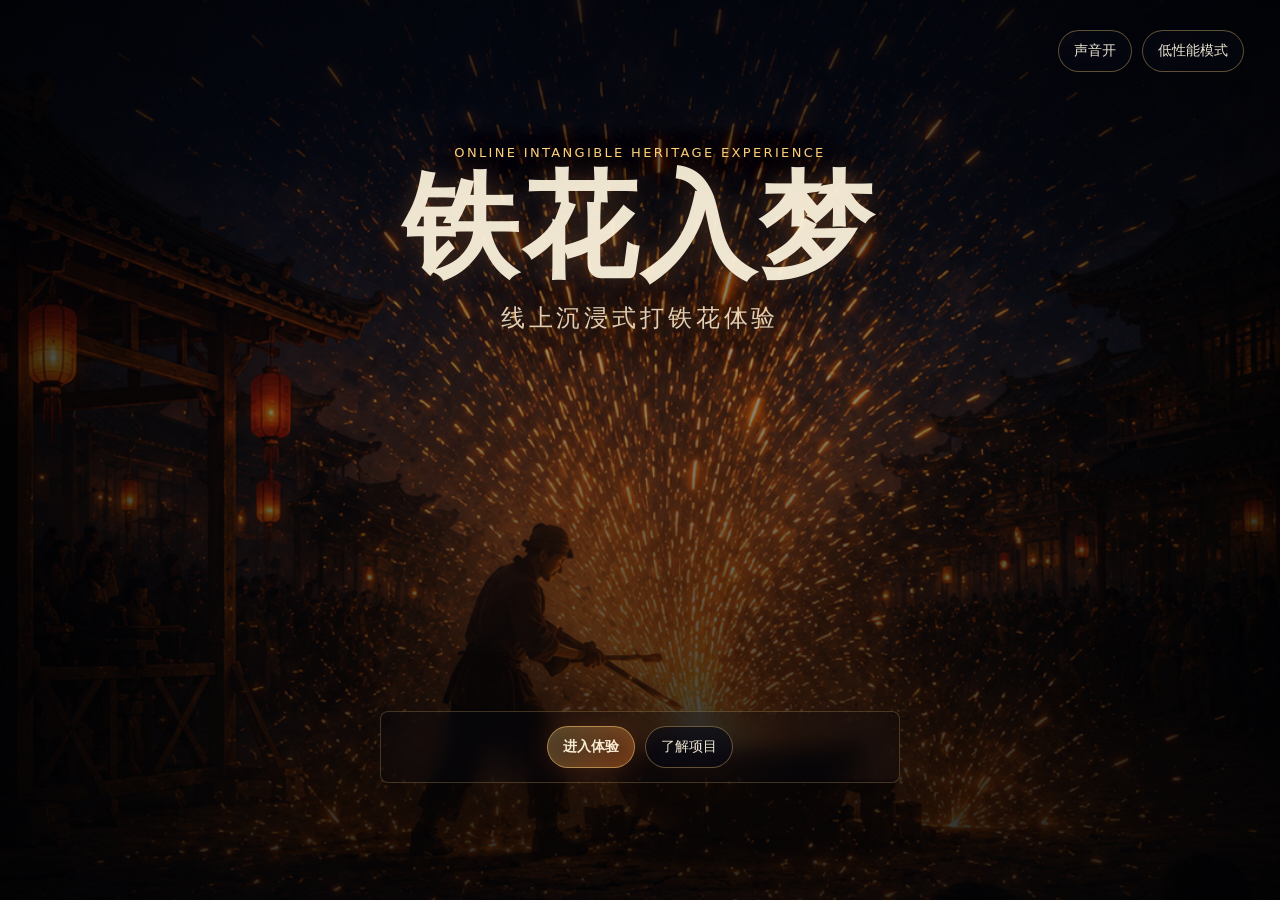
<file: index.html>
<!DOCTYPE html>
<html lang="zh-CN">
<head>
  <meta charset="UTF-8" />
  <meta name="viewport" content="width=device-width, initial-scale=1.0" />
  <title>铁花入梦｜线上沉浸式打铁花体验</title>
  <link rel="stylesheet" href="css/style.css" />
</head>
<body>
  <canvas id="scene" aria-hidden="true"></canvas>
  <div class="stars" aria-hidden="true"></div>

  <div class="stage" id="stage" aria-hidden="true">
    <div class="moon"></div>
    <div class="mountain"></div>
    <div class="shed"></div>
    <div class="lantern one"></div>
    <div class="lantern two"></div>
    <div class="flame"></div>
    <div class="furnace"></div>
    <div class="artisan" id="artisanActor">
      <div class="head"></div>
      <div class="body"></div>
      <div class="arm-left"></div>
      <div class="arm-right"></div>
      <div class="leg-left"></div>
      <div class="leg-right"></div>
    </div>
    <div class="ground"></div>
  </div>

  <div class="vignette" aria-hidden="true"></div>
  <div class="flash-layer" id="flashLayer" aria-hidden="true"></div>

  <main class="ui">
    <section class="home-screen active" id="homePanel" data-step="home" aria-label="主界面入口页">
      <div class="home-tools" aria-label="快捷功能">
        <button id="soundBtn" aria-pressed="true">声音开</button>
        <button id="homeLowBtn" aria-pressed="false">低性能模式</button>
      </div>

      <div class="home-copy">
        <p class="eyebrow">ONLINE INTANGIBLE HERITAGE EXPERIENCE</p>
        <h1>铁花入梦</h1>
        <p class="home-subtitle">线上沉浸式打铁花体验</p>
      </div>

      <div class="controls">
        <button class="primary" id="enterBtn">进入体验</button>
        <button id="aboutBtn">了解项目</button>
      </div>
    </section>

    <section class="show-hud" id="showPanel" data-step="show" aria-label="打铁花表演页">
      <button class="show-collapse-btn" id="showControlsCollapse" type="button" aria-controls="showPanel" aria-expanded="true">&#x6536;&#x8D77;</button>
      <div class="show-title">
        <span>体验页</span>
        <strong>打铁花表演中</strong>
      </div>
      <div class="show-actions">
        <button class="primary" id="strikeBtn">开打一板</button>
        <button id="fireworkStyleBtn" aria-live="polite">样式：基础喷洒</button>
        <button id="lookBtn">抬头视角</button>
        <button id="autoBtn">连续演示</button>
        <button id="showSoundBtn" aria-pressed="true">声音开</button>
        <button id="showHomeBtn">返回主界面</button>
        <button id="cultureBtn">前往解密页面</button>
      </div>
      <div class="meter" aria-label="火花强度"><i id="meterBar"></i></div>
    </section>

    <button class="show-hud-tab" id="showControlsOpen" type="button" aria-controls="showPanel" aria-expanded="false">&#x5C55;&#x5F00;&#x63A7;&#x5236;</button>

    <section class="culture-panel" id="culturePanel" data-step="culture" aria-label="文化解密页">
      <header class="decode-header">
        <div>
          <p class="eyebrow">CULTURE DECODE</p>
          <h2>打铁花解密</h2>
          <p class="decode-subtitle">一花一世界，一打一传承</p>
        </div>
        <div class="decode-actions">
          <button class="primary" id="backShowBtn">返回体验页</button>
          <button id="homeBtn">返回主界面</button>
        </div>
      </header>

      <div class="decode-layout">
        <nav class="decode-nav" aria-label="知识模块导航">
          <button class="active" data-decode="craft">匠人技艺</button>
          <button data-decode="danger">高温铁水与危险性</button>
          <button data-decode="festival">节庆祈福意义</button>
          <button data-decode="inheritance">非遗传承现状</button>
        </nav>

        <article class="decode-detail">
          <div class="decode-image decode-image-craft" id="decodeImage" data-fallback="匠人技艺图像" aria-hidden="true"></div>
          <div class="decode-text">
            <p class="eyebrow" id="decodeEyebrow">MODULE 01</p>
            <h3 id="decodeTitle">匠人技艺</h3>
            <p id="decodeText">
              打铁花不是简单的表演，而是依赖匠人长期训练形成的经验技艺。击打角度、力度、时机都会影响铁花的形态与安全性。
            </p>
          </div>
        </article>
      </div>

      <div class="process-strip" aria-label="打铁花流程">
        <article class="process-card process-melting">
          <span>01</span>
          <strong>熔铁</strong>
          <p>将铁料加热至高温，使其化为炽热铁水。</p>
        </article>
        <article class="process-card process-pouring">
          <span>02</span>
          <strong>舀铁</strong>
          <p>匠人用专用工具舀取铁水，准备击打。</p>
        </article>
        <article class="process-card process-striking">
          <span>03</span>
          <strong>击打</strong>
          <p>用力击打铁水，使其向空中飞散。</p>
        </article>
        <article class="process-card process-blooming">
          <span>04</span>
          <strong>成花</strong>
          <p>铁水在夜空中爆散，形成火树银花般的铁花。</p>
        </article>
      </div>
    </section>

    <aside class="status" id="statusPanel">
      <strong>原型提示</strong>
      <span>鼠标移动 / 手机触摸可改变视角。后续可接入陀螺仪、空间音频与震动反馈。</span>
    </aside>
  </main>

  <div class="look-hint" id="lookHint">请抬头看花棚，铁花会从前上方飞过</div>

  <section class="modal" id="modal" aria-modal="true" role="dialog" aria-labelledby="modalTitle">
    <button class="close" id="closeBtn" aria-label="关闭">×</button>
    <h2 id="modalTitle">文化讲解</h2>
    <p id="modalText">点击不同热点查看内容。</p>
  </section>

  <script src="js/main.js"></script>
</body>
</html>
</file>
<file: css/style.css>
:root {
  --gold: #ffd27a;
  --orange: #ff8a2a;
  --deep: #060812;
  --panel: rgba(8, 11, 24, 0.68);
  --panel-strong: rgba(8, 10, 22, 0.88);
  --line: rgba(255, 210, 122, 0.24);
  --text: rgba(255, 246, 225, 0.92);
  --muted: rgba(255, 232, 195, 0.68);
}

* {
  box-sizing: border-box;
}

html,
body {
  margin: 0;
  width: 100%;
  height: 100%;
  overflow: hidden;
  background: #050611;
  color: var(--text);
  font-family: "Microsoft YaHei", "PingFang SC", system-ui, -apple-system, BlinkMacSystemFont, sans-serif;
  user-select: none;
}

button,
textarea {
  font: inherit;
}

#scene {
  position: fixed;
  inset: 0;
  display: block;
  background:
    radial-gradient(circle at 50% 15%, rgba(64, 84, 150, 0.32), transparent 28%),
    radial-gradient(circle at 20% 80%, rgba(121, 42, 19, 0.28), transparent 34%),
    linear-gradient(180deg, #060716 0%, #0b1025 42%, #120b10 100%);
}

.vignette {
  position: fixed;
  inset: 0;
  z-index: 2;
  pointer-events: none;
  background:
    radial-gradient(circle at center, transparent 0%, transparent 42%, rgba(0, 0, 0, 0.42) 100%),
    linear-gradient(180deg, rgba(0, 0, 0, 0.05), rgba(0, 0, 0, 0.36));
}

.stars {
  position: fixed;
  inset: 0;
  z-index: 1;
  pointer-events: none;
  opacity: 0.88;
  background-image:
    radial-gradient(circle, rgba(255, 255, 255, 0.88) 1px, transparent 1.5px),
    radial-gradient(circle, rgba(255, 220, 160, 0.62) 1px, transparent 1.5px);
  background-size: 170px 170px, 260px 260px;
  background-position: 20px 40px, 90px 120px;
  animation: twinkle 5s ease-in-out infinite alternate;
}

@keyframes twinkle {
  from { opacity: 0.48; transform: translateY(0); }
  to { opacity: 0.85; transform: translateY(8px); }
}

.stage {
  position: fixed;
  inset: 0;
  z-index: 3;
  pointer-events: none;
  transform: translate3d(calc(var(--look-x, 0) * -12px), calc(var(--look-y, 0) * -18px), 0);
  transition: transform 0.25s ease-out;
}

.moon {
  position: absolute;
  right: 12vw;
  top: 9vh;
  width: 82px;
  height: 82px;
  border-radius: 50%;
  background: radial-gradient(circle at 36% 34%, #fff8d8, #f2c66b 58%, rgba(242, 198, 107, 0.18) 72%, transparent 74%);
  box-shadow: 0 0 45px rgba(255, 219, 136, 0.35);
  opacity: 0.78;
}

.mountain {
  position: absolute;
  left: -6vw;
  bottom: 15vh;
  width: 112vw;
  height: 32vh;
  background:
    linear-gradient(140deg, transparent 0 16%, rgba(8, 13, 27, 0.62) 16.2% 42%, transparent 42.3%),
    linear-gradient(34deg, transparent 0 24%, rgba(5, 11, 21, 0.75) 24.2% 52%, transparent 52.3%),
    linear-gradient(155deg, transparent 0 42%, rgba(10, 16, 30, 0.7) 42.2% 76%, transparent 76.3%);
  filter: blur(0.3px);
  opacity: 0.68;
}

.ground {
  position: absolute;
  left: -5vw;
  right: -5vw;
  bottom: -10vh;
  height: 32vh;
  background:
    radial-gradient(ellipse at 50% 10%, rgba(255, 114, 38, 0.22), transparent 42%),
    linear-gradient(180deg, rgba(39, 17, 13, 0.05), #120806 72%);
  border-top: 1px solid rgba(255, 174, 91, 0.13);
}

.shed {
  position: absolute;
  left: 50%;
  top: 42%;
  width: 680px;
  height: 250px;
  transform: translate(-50%, -50%);
  opacity: 0.9;
  filter: drop-shadow(0 0 16px rgba(255, 144, 57, 0.18));
}

.shed::before {
  content: "";
  position: absolute;
  left: -26px;
  right: -26px;
  top: 8px;
  height: 110px;
  border-radius: 24px 24px 6px 6px;
  background:
    linear-gradient(162deg, transparent 0 13%, rgba(103, 48, 22, 0.58) 13.4% 15.2%, rgba(255, 199, 119, 0.5) 15.4% 16.4%, transparent 16.8%),
    linear-gradient(18deg, transparent 0 13%, rgba(103, 48, 22, 0.58) 13.4% 15.2%, rgba(255, 199, 119, 0.5) 15.4% 16.4%, transparent 16.8%),
    linear-gradient(180deg, transparent 0 31px, rgba(255, 208, 133, 0.72) 31px 41px, rgba(86, 39, 19, 0.48) 41px 46px, transparent 47px 71px, rgba(255, 193, 104, 0.38) 71px 78px, transparent 79px),
    repeating-linear-gradient(90deg, transparent 0 80px, rgba(255, 199, 119, 0.28) 80px 86px, rgba(75, 34, 18, 0.34) 86px 91px, transparent 91px 160px);
  box-shadow:
    inset 0 1px 0 rgba(255, 235, 180, 0.28),
    0 58px 0 rgba(255, 181, 91, 0.16),
    0 116px 0 rgba(255, 181, 91, 0.08);
}

.shed::after {
  content: "";
  position: absolute;
  left: 18px;
  right: 18px;
  top: 58px;
  bottom: 0;
  background:
    linear-gradient(112deg, transparent 0 20%, rgba(255, 195, 111, 0.24) 20.3% 21.3%, transparent 21.6% 78%, rgba(255, 195, 111, 0.24) 78.3% 79.3%, transparent 79.6%),
    linear-gradient(68deg, transparent 0 22%, rgba(255, 195, 111, 0.18) 22.3% 23.2%, transparent 23.5% 76%, rgba(255, 195, 111, 0.18) 76.3% 77.2%, transparent 77.5%),
    linear-gradient(180deg, transparent 0 20px, rgba(255, 215, 142, 0.48) 20px 29px, transparent 30px 78px, rgba(255, 190, 99, 0.22) 78px 85px, transparent 86px),
    linear-gradient(90deg, transparent 0 5%, rgba(101, 47, 24, 0.64) 5.2% 6.8%, rgba(255, 208, 133, 0.28) 6.9% 7.5%, transparent 7.8% 28%, rgba(93, 43, 23, 0.56) 28.2% 29.4%, transparent 29.8% 49%, rgba(119, 55, 24, 0.68) 49.2% 51%, rgba(255, 209, 136, 0.23) 51.2% 51.7%, transparent 52% 71%, rgba(93, 43, 23, 0.56) 71.2% 72.4%, transparent 72.8% 93%, rgba(101, 47, 24, 0.64) 93.2% 94.8%, transparent 95%);
  filter: drop-shadow(0 0 12px rgba(255, 155, 63, 0.25));
}

.artisan {
  position: absolute;
  left: calc(50% - 245px);
  bottom: 12.7vh;
  width: 260px;
  height: 162px;
  filter: drop-shadow(0 0 22px rgba(255, 118, 36, 0.34));
  opacity: 0.92;
  transform-origin: 78px 150px;
}

.artisan::before {
  content: "";
  position: absolute;
  left: 70px;
  top: 63px;
  width: 205px;
  height: 6px;
  border-radius: 999px;
  background: linear-gradient(90deg, #130704 0 72%, #6f2d12 88%, #ffc66f 100%);
  box-shadow: 0 0 14px rgba(255, 139, 42, 0.34);
  transform: rotate(22deg);
  transform-origin: left center;
}

.artisan::after {
  content: "";
  position: absolute;
  left: 230px;
  top: 128px;
  width: 34px;
  height: 16px;
  border-radius: 50%;
  background: radial-gradient(circle, rgba(255, 244, 174, 0.9), rgba(255, 129, 32, 0.62) 48%, rgba(255, 84, 21, 0.08) 72%, transparent 74%);
  filter: blur(0.4px);
  transform: rotate(20deg);
}

.artisan .head {
  position: absolute;
  top: 6px;
  left: 56px;
  width: 24px;
  height: 27px;
  border-radius: 48% 52% 44% 46%;
  background: #100a08;
  transform: rotate(14deg);
}

.artisan .body {
  position: absolute;
  top: 31px;
  left: 52px;
  width: 42px;
  height: 68px;
  border-radius: 18px 22px 12px 14px;
  background: linear-gradient(180deg, #1a0d08, #070503);
  clip-path: polygon(32% 0, 73% 6%, 100% 80%, 66% 100%, 18% 91%, 0 24%);
  transform: rotate(14deg);
  transform-origin: 48% 86%;
}

.artisan .arm-left,
.artisan .arm-right {
  position: absolute;
  height: 10px;
  background: #0b0604;
  border-radius: 999px;
}

.artisan .arm-left {
  top: 59px;
  left: 52px;
  width: 70px;
  transform-origin: left center;
  transform: rotate(22deg);
}

.artisan .arm-left::after,
.artisan .arm-right::after {
  content: "";
  position: absolute;
  right: -4px;
  top: 1px;
  width: 9px;
  height: 9px;
  border-radius: 50%;
  background: #080403;
  box-shadow: 0 0 7px rgba(255, 119, 36, 0.22);
}

.artisan .arm-right {
  top: 64px;
  left: 96px;
  width: 66px;
  transform-origin: left center;
  transform: rotate(27deg);
}

.artisan .arm-right::after {
  left: auto;
  right: -4px;
}

.artisan .leg-left,
.artisan .leg-right {
  position: absolute;
  top: 93px;
  width: 13px;
  height: 66px;
  background: #090503;
  border-radius: 9px;
  transform-origin: top center;
}

.artisan .leg-left { left: 47px; transform: rotate(25deg); }
.artisan .leg-right { left: 94px; transform: rotate(-23deg); }

.artisan .leg-left::after,
.artisan .leg-right::after {
  content: "";
  position: absolute;
  bottom: -3px;
  width: 26px;
  height: 9px;
  border-radius: 999px;
  background: #070302;
}

.artisan .leg-left::after {
  right: -2px;
  transform: rotate(-11deg);
}

.artisan .leg-right::after {
  left: -2px;
  transform: rotate(13deg);
}

.artisan.actor-striking {
  animation: actorStrike 1.25s cubic-bezier(0.2, 0.8, 0.18, 1) both;
}

.artisan.actor-striking::before {
  animation: toolStrike 1.25s cubic-bezier(0.2, 0.8, 0.18, 1) both;
}

.artisan.actor-striking::after {
  animation: impactGlow 1.25s ease both;
}

.artisan.actor-striking .head {
  animation: headStrike 1.25s cubic-bezier(0.2, 0.8, 0.18, 1) both;
}

.artisan.actor-striking .body {
  animation: bodyStrike 1.25s cubic-bezier(0.2, 0.8, 0.18, 1) both;
}

.artisan.actor-striking .arm-left {
  animation: leadArmStrike 1.25s cubic-bezier(0.2, 0.8, 0.18, 1) both;
}

.artisan.actor-striking .arm-right {
  animation: rearArmStrike 1.25s cubic-bezier(0.2, 0.8, 0.18, 1) both;
}

.artisan.actor-striking .leg-left {
  animation: frontLegBrace 1.25s cubic-bezier(0.2, 0.8, 0.18, 1) both;
}

.artisan.actor-striking .leg-right {
  animation: rearLegDrive 1.25s cubic-bezier(0.2, 0.8, 0.18, 1) both;
}

@keyframes actorStrike {
  0%, 100% { transform: translate(0, 0) rotate(0deg); }
  14% { transform: translate(-8px, 2px) rotate(-2deg); }
  34% { transform: translate(-16px, 0) rotate(-4deg); }
  52% { transform: translate(12px, 3px) rotate(4deg); }
  60% { transform: translate(17px, 4px) rotate(5deg); }
  78% { transform: translate(5px, 2px) rotate(1deg); }
}

@keyframes toolStrike {
  0%, 100% { transform: rotate(22deg); }
  14% { transform: translate(-8px, -2px) rotate(4deg); }
  34% { transform: translate(-22px, -24px) rotate(-50deg); }
  44% { transform: translate(-14px, -21px) rotate(-35deg); }
  56% { transform: translate(15px, 9px) rotate(27deg); }
  62% { transform: translate(19px, 12px) rotate(30deg); }
  80% { transform: translate(6px, 5px) rotate(24deg); }
}

@keyframes impactGlow {
  0%, 47%, 100% {
    opacity: 0.62;
    transform: rotate(20deg) scale(1);
  }
  56%, 64% {
    opacity: 1;
    transform: translate(8px, 7px) rotate(24deg) scale(1.32, 1.08);
  }
  78% {
    opacity: 0.72;
    transform: translate(2px, 3px) rotate(22deg) scale(1.08);
  }
}

@keyframes headStrike {
  0%, 100% { transform: rotate(14deg); }
  14% { transform: translate(-3px, 1px) rotate(7deg); }
  34% { transform: translate(-6px, -2px) rotate(-8deg); }
  56%, 64% { transform: translate(8px, 4px) rotate(28deg); }
  80% { transform: translate(2px, 1px) rotate(18deg); }
}

@keyframes bodyStrike {
  0%, 100% { transform: rotate(14deg); }
  14% { transform: translate(-4px, 1px) rotate(5deg); }
  34% { transform: translate(-8px, -1px) rotate(-8deg); }
  52% { transform: translate(9px, 3px) rotate(28deg); }
  62% { transform: translate(12px, 5px) rotate(34deg); }
  82% { transform: translate(3px, 2px) rotate(18deg); }
}

@keyframes leadArmStrike {
  0%, 100% {
    top: 59px;
    left: 52px;
    width: 70px;
    transform: rotate(22deg);
  }
  18% {
    top: 56px;
    left: 45px;
    width: 72px;
    transform: rotate(0deg);
  }
  36% {
    top: 45px;
    left: 40px;
    width: 76px;
    transform: rotate(-38deg);
  }
  56%, 64% {
    top: 62px;
    left: 64px;
    width: 79px;
    transform: rotate(29deg);
  }
  82% {
    top: 60px;
    left: 56px;
    width: 72px;
    transform: rotate(24deg);
  }
}

@keyframes rearArmStrike {
  0%, 100% {
    top: 64px;
    left: 96px;
    width: 66px;
    transform: rotate(27deg);
  }
  18% {
    top: 58px;
    left: 82px;
    width: 68px;
    transform: rotate(2deg);
  }
  36% {
    top: 44px;
    left: 70px;
    width: 74px;
    transform: rotate(-42deg);
  }
  56%, 64% {
    top: 68px;
    left: 112px;
    width: 76px;
    transform: rotate(31deg);
  }
  82% {
    top: 65px;
    left: 100px;
    width: 68px;
    transform: rotate(28deg);
  }
}

@keyframes frontLegBrace {
  0%, 100% { transform: rotate(25deg); }
  16% { transform: rotate(18deg); }
  36% { transform: translate(-4px, 0) rotate(13deg); }
  56%, 68% { transform: translate(4px, 0) rotate(32deg); }
  84% { transform: rotate(26deg); }
}

@keyframes rearLegDrive {
  0%, 100% { transform: rotate(-23deg); }
  16% { transform: translate(-5px, 0) rotate(-31deg); }
  36% { transform: translate(-8px, 1px) rotate(-39deg); }
  56%, 68% { transform: translate(6px, 0) rotate(-18deg); }
  84% { transform: rotate(-22deg); }
}

.furnace {
  position: absolute;
  left: 50%;
  bottom: 11vh;
  width: 128px;
  height: 64px;
  transform: translateX(-50%);
  border-radius: 50% 50% 18px 18px;
  background:
    radial-gradient(circle at 50% 22%, rgba(255, 245, 190, 0.9), rgba(255, 132, 40, 0.7) 32%, transparent 62%),
    linear-gradient(180deg, #32150e, #150807);
  box-shadow:
    0 0 42px rgba(255, 117, 35, 0.62),
    0 0 100px rgba(255, 76, 18, 0.28);
}

.flame {
  position: absolute;
  left: 50%;
  bottom: 15.5vh;
  width: 70px;
  height: 100px;
  transform: translateX(-50%);
  border-radius: 50% 50% 40% 40%;
  background: radial-gradient(circle at 50% 60%, rgba(255, 250, 187, 0.95), rgba(255, 171, 54, 0.62) 38%, rgba(255, 78, 25, 0.16) 65%, transparent 72%);
  filter: blur(1px);
  animation: flame 0.16s infinite alternate ease-in-out;
  opacity: 0.84;
}

@keyframes flame {
  from { transform: translateX(-50%) scale(0.92, 0.96) skewX(-3deg); }
  to { transform: translateX(-50%) scale(1.08, 1.03) skewX(4deg); }
}

.lantern {
  position: absolute;
  width: 38px;
  height: 54px;
  border-radius: 18px 18px 22px 22px;
  background: linear-gradient(90deg, rgba(91, 20, 12, 0.75), rgba(255, 148, 58, 0.75), rgba(85, 18, 10, 0.8));
  box-shadow: 0 0 24px rgba(255, 128, 48, 0.28);
  opacity: 0.78;
  animation: swing 2.8s ease-in-out infinite alternate;
}

.lantern::before {
  content: "";
  position: absolute;
  left: 18px;
  top: -86px;
  width: 1px;
  height: 86px;
  background: rgba(255, 210, 122, 0.32);
}

.lantern::after {
  content: "";
  position: absolute;
  left: 16px;
  bottom: -18px;
  width: 6px;
  height: 20px;
  border-radius: 0 0 999px 999px;
  background: linear-gradient(180deg, rgba(255, 198, 91, 0.82), rgba(146, 37, 19, 0.82));
  box-shadow:
    -7px -4px 0 -2px rgba(255, 198, 91, 0.4),
    7px -4px 0 -2px rgba(255, 198, 91, 0.4);
}

.lantern.one { left: calc(50% - 318px); top: 40vh; }
.lantern.two { right: auto; left: calc(50% + 280px); top: 41.5vh; animation-delay: -1.5s; }

@keyframes swing {
  from { transform: rotate(-3deg); }
  to { transform: rotate(4deg); }
}

.ui {
  position: fixed;
  inset: 0;
  z-index: 10;
  pointer-events: none;
}

.home-screen,
.panel,
.show-hud,
.show-hud-tab,
.culture-panel,
.status {
  pointer-events: auto;
}

.home-screen {
  position: fixed;
  inset: 0;
  display: grid;
  align-content: start;
  justify-items: center;
  padding: clamp(22px, 4vw, 46px);
  background:
    linear-gradient(180deg, rgba(2, 4, 12, 0.84) 0%, rgba(5, 7, 16, 0.42) 38%, rgba(4, 5, 10, 0.72) 100%),
    radial-gradient(circle at 50% 58%, rgba(255, 121, 32, 0.18), transparent 38%),
    url("../assets/images/main_ui.png") center center / cover no-repeat;
  opacity: 0;
  pointer-events: none;
  transform: scale(1.01);
  transition: opacity 0.3s ease, transform 0.3s ease;
}

.home-screen::after {
  content: "";
  position: absolute;
  inset: 0;
  pointer-events: none;
  background:
    linear-gradient(90deg, rgba(0, 0, 0, 0.34), transparent 22%, transparent 74%, rgba(0, 0, 0, 0.34)),
    radial-gradient(circle at 50% 22%, transparent 0 22%, rgba(0, 0, 0, 0.38) 78%);
}

.home-screen.active {
  opacity: 1;
  pointer-events: auto;
  transform: scale(1);
}

.home-tools {
  position: absolute;
  right: clamp(16px, 3vw, 36px);
  top: clamp(14px, 3vw, 30px);
  z-index: 1;
  display: flex;
  gap: 10px;
}

.home-copy {
  position: relative;
  z-index: 1;
  width: min(680px, 100%);
  margin-top: clamp(46px, 11vh, 112px);
  text-align: center;
  text-shadow: 0 0 28px rgba(255, 132, 40, 0.35), 0 8px 36px rgba(0, 0, 0, 0.72);
}

.home-copy h1 {
  font-size: clamp(48px, 9vw, 116px);
}

.home-subtitle {
  margin: 14px 0 0;
  color: rgba(255, 238, 206, 0.86);
  font-size: clamp(17px, 2vw, 24px);
  line-height: 1.55;
  letter-spacing: 0.16em;
}

.home-screen .controls {
  position: absolute;
  left: 50%;
  bottom: clamp(58px, 13vh, 132px);
  z-index: 1;
  justify-content: center;
  transform: translateX(-50%);
  width: min(520px, calc(100vw - 36px));
  padding: 14px;
  border: 1px solid rgba(255, 210, 122, 0.22);
  border-radius: 8px;
  background: rgba(5, 7, 16, 0.36);
  backdrop-filter: blur(10px);
  box-shadow: 0 24px 80px rgba(0, 0, 0, 0.32);
}

.panel {
  position: absolute;
  left: 28px;
  top: 24px;
  width: min(450px, calc(100vw - 56px));
  padding: 20px 22px;
  border: 1px solid var(--line);
  border-radius: 8px;
  background: linear-gradient(135deg, rgba(11, 14, 30, 0.76), rgba(27, 12, 10, 0.42));
  backdrop-filter: blur(12px);
  box-shadow: 0 18px 60px rgba(0, 0, 0, 0.28);
  opacity: 0;
  transform: translateY(-8px);
  pointer-events: none;
  transition: opacity 0.24s ease, transform 0.24s ease;
}

.panel.active,
.show-hud.active,
.culture-panel.active {
  opacity: 1;
  transform: translateY(0);
  pointer-events: auto;
}

.eyebrow {
  margin: 0 0 8px;
  font-size: 13px;
  letter-spacing: 0.18em;
  color: var(--gold);
}

h1,
h2 {
  margin: 0;
  letter-spacing: 0.03em;
  text-shadow: 0 0 24px rgba(255, 147, 58, 0.22);
}

h1 {
  font-size: clamp(36px, 5vw, 62px);
  line-height: 1.02;
  font-weight: 800;
}

h2 {
  font-size: clamp(25px, 3vw, 36px);
  line-height: 1.18;
}

.subtitle,
.panel p,
.culture-header p {
  color: var(--muted);
  font-size: 15px;
  line-height: 1.75;
}

.controls,
.show-actions {
  display: flex;
  flex-wrap: wrap;
  gap: 10px;
  margin-top: 18px;
}

button {
  appearance: none;
  min-height: 42px;
  border: 1px solid rgba(255, 210, 122, 0.36);
  border-radius: 999px;
  padding: 10px 15px;
  background: rgba(8, 10, 22, 0.54);
  color: var(--text);
  font-size: 14px;
  cursor: pointer;
  backdrop-filter: blur(8px);
  transition: transform 0.16s ease, background 0.16s ease, box-shadow 0.16s ease;
}

button:hover,
button:focus-visible {
  transform: translateY(-1px);
  background: rgba(255, 210, 122, 0.18);
  box-shadow: 0 0 22px rgba(255, 160, 56, 0.18);
  outline: none;
}

button:disabled {
  cursor: default;
  opacity: 0.62;
  transform: none;
  box-shadow: none;
}

button.primary {
  background: linear-gradient(135deg, rgba(255, 211, 122, 0.26), rgba(255, 118, 35, 0.38));
  color: rgba(255, 244, 220, 0.96);
  border-color: rgba(255, 210, 122, 0.52);
  font-weight: 700;
  box-shadow: inset 0 0 18px rgba(255, 210, 122, 0.1), 0 0 28px rgba(255, 118, 35, 0.18);
}

#fireworkStyleBtn {
  border-color: rgba(255, 174, 91, 0.48);
  color: rgba(255, 226, 176, 0.96);
  background: rgba(36, 16, 10, 0.52);
  font-weight: 700;
}

.show-hud {
  position: absolute;
  left: 50%;
  bottom: 24px;
  width: min(760px, calc(100vw - 48px));
  padding: 16px;
  border: 1px solid rgba(255, 210, 122, 0.2);
  border-radius: 8px;
  background: var(--panel);
  backdrop-filter: blur(10px);
  box-shadow: 0 18px 50px rgba(0, 0, 0, 0.22);
  opacity: 0;
  transform: translate(-50%, 16px);
  pointer-events: none;
  transition: opacity 0.32s ease, transform 0.32s ease;
}

.show-hud.active {
  transform: translate(-50%, 0);
}

.show-hud.active.is-collapsed {
  opacity: 0;
  transform: translate(-50%, calc(100% + 42px));
  pointer-events: none;
}

.show-collapse-btn {
  position: absolute;
  right: 14px;
  top: 12px;
  z-index: 2;
  min-height: 34px;
  padding: 7px 13px;
  border-color: rgba(255, 210, 122, 0.42);
  background: rgba(8, 10, 22, 0.68);
  color: rgba(255, 226, 170, 0.92);
  font-size: 13px;
  box-shadow: 0 0 18px rgba(255, 128, 48, 0.12);
}

.show-hud-tab {
  position: absolute;
  left: 50%;
  bottom: 18px;
  z-index: 12;
  min-height: 44px;
  padding: 10px 18px;
  border-color: rgba(255, 210, 122, 0.48);
  background: linear-gradient(135deg, rgba(8, 10, 22, 0.78), rgba(48, 19, 10, 0.72));
  color: rgba(255, 235, 198, 0.96);
  box-shadow: 0 12px 36px rgba(0, 0, 0, 0.34), 0 0 22px rgba(255, 128, 48, 0.16);
  opacity: 0;
  transform: translate(-50%, 18px);
  pointer-events: none;
  transition: opacity 0.28s ease, transform 0.28s ease, background 0.16s ease, box-shadow 0.16s ease;
}

body.step-show.show-controls-collapsed .show-hud-tab {
  opacity: 1;
  transform: translate(-50%, 0);
  pointer-events: auto;
}

body.step-show.show-controls-collapsed .ui::before,
body.step-show.show-controls-collapsed .ui::after {
  content: "";
  position: fixed;
  left: 50%;
  bottom: 9px;
  height: 3px;
  border-radius: 999px;
  transform: translateX(-50%);
  pointer-events: none;
}

body.step-show.show-controls-collapsed .ui::before {
  width: min(360px, calc(100vw - 64px));
  background: rgba(255, 255, 255, 0.08);
}

body.step-show.show-controls-collapsed .ui::after {
  width: min(360px, calc(100vw - 64px));
  background: linear-gradient(90deg, var(--gold), var(--orange));
  box-shadow: 0 0 18px rgba(255, 140, 42, 0.52);
  clip-path: inset(0 calc(100% - var(--spark-level, 18%)) 0 0);
}

.show-title {
  display: flex;
  align-items: baseline;
  gap: 10px;
  padding-right: 92px;
}

.show-title span {
  color: var(--gold);
  font-size: 12px;
  letter-spacing: 0.18em;
}

.show-title strong {
  font-size: 18px;
}

.meter {
  height: 8px;
  border-radius: 999px;
  margin-top: 14px;
  background: rgba(255, 255, 255, 0.1);
  overflow: hidden;
}

.meter i {
  display: block;
  height: 100%;
  width: var(--spark-level, 18%);
  border-radius: inherit;
  background: linear-gradient(90deg, var(--gold), var(--orange));
  box-shadow: 0 0 18px rgba(255, 140, 42, 0.5);
  transition: width 0.2s ease;
}

.culture-panel {
  position: fixed;
  inset: 0;
  width: 100%;
  height: 100%;
  overflow: auto;
  padding: clamp(18px, 3vw, 34px);
  border: 0;
  border-radius: 0;
  background:
    radial-gradient(circle at 72% 24%, rgba(255, 126, 35, 0.16), transparent 32%),
    radial-gradient(circle at 18% 88%, rgba(255, 210, 122, 0.08), transparent 28%),
    linear-gradient(180deg, rgba(5, 7, 18, 0.96), rgba(13, 8, 10, 0.98));
  backdrop-filter: none;
  box-shadow: none;
  opacity: 0;
  transform: translateY(8px);
  pointer-events: none;
  transition: opacity 0.24s ease, transform 0.24s ease;
}

.decode-header {
  display: flex;
  align-items: end;
  justify-content: space-between;
  gap: 18px;
  max-width: 1180px;
  margin: 0 auto 18px;
}

.decode-header h2 {
  font-size: clamp(30px, 5vw, 56px);
}

.decode-subtitle {
  margin: 8px 0 0;
  color: rgba(255, 232, 195, 0.72);
  font-size: clamp(15px, 1.7vw, 19px);
  letter-spacing: 0.16em;
}

.decode-actions {
  display: flex;
  flex-wrap: wrap;
  justify-content: flex-end;
  gap: 10px;
}

.decode-layout {
  display: grid;
  grid-template-columns: 230px minmax(0, 1fr);
  gap: 18px;
  max-width: 1180px;
  margin: 0 auto;
}

.decode-nav {
  display: grid;
  align-content: start;
  gap: 10px;
  padding: 14px;
  border: 1px solid rgba(255, 210, 122, 0.18);
  border-radius: 8px;
  background: rgba(5, 7, 16, 0.58);
  backdrop-filter: blur(12px);
}

.decode-nav button {
  width: 100%;
  min-height: 52px;
  border-radius: 8px;
  text-align: left;
}

.decode-nav button.active {
  background: linear-gradient(135deg, rgba(255, 211, 122, 0.22), rgba(255, 118, 35, 0.24));
  border-color: rgba(255, 210, 122, 0.48);
  color: rgba(255, 246, 225, 0.98);
  box-shadow: inset 0 0 22px rgba(255, 180, 74, 0.12), 0 0 24px rgba(255, 118, 35, 0.14);
}

.decode-detail {
  display: grid;
  grid-template-columns: minmax(0, 1.16fr) minmax(320px, 0.84fr);
  min-height: 430px;
  overflow: hidden;
  border: 1px solid rgba(255, 210, 122, 0.2);
  border-radius: 8px;
  background: rgba(8, 11, 24, 0.62);
  backdrop-filter: blur(12px);
  box-shadow: 0 28px 90px rgba(0, 0, 0, 0.34);
}

.decode-image,
.process-card::before {
  background-color: rgba(30, 18, 14, 0.86);
  background-position: center;
  background-size: cover;
}

.decode-image {
  position: relative;
  min-height: 430px;
  border-right: 1px solid rgba(255, 210, 122, 0.14);
  box-shadow: inset 0 0 90px rgba(0, 0, 0, 0.28);
}

.decode-image::after {
  content: attr(data-fallback);
  position: absolute;
  left: 16px;
  bottom: 16px;
  max-width: calc(100% - 32px);
  padding: 7px 10px;
  border: 1px solid rgba(255, 210, 122, 0.22);
  border-radius: 999px;
  background: rgba(5, 7, 16, 0.58);
  color: rgba(255, 238, 205, 0.78);
  font-size: 12px;
  letter-spacing: 0.08em;
  backdrop-filter: blur(8px);
}

.decode-image-craft {
  background-image:
    linear-gradient(135deg, rgba(255, 210, 122, 0.22), rgba(5, 7, 18, 0.42)),
    url("../assets/images/decode_craft.png");
}

.decode-image-danger {
  background-image:
    linear-gradient(135deg, rgba(255, 94, 26, 0.24), rgba(5, 7, 18, 0.46)),
    url("../assets/images/decode_danger.png");
}

.decode-image-festival {
  background-image:
    linear-gradient(135deg, rgba(255, 190, 86, 0.23), rgba(5, 7, 18, 0.44)),
    url("../assets/images/decode_festival.png");
}

.decode-image-inheritance {
  background-image:
    linear-gradient(135deg, rgba(255, 210, 122, 0.16), rgba(40, 48, 75, 0.28), rgba(5, 7, 18, 0.54)),
    url("../assets/images/decode_inheritance.png");
}

.decode-text {
  display: grid;
  align-content: center;
  padding: clamp(22px, 4vw, 44px);
}

.decode-text h3 {
  margin: 0;
  color: var(--gold);
  font-size: clamp(28px, 4vw, 46px);
  line-height: 1.14;
}

.decode-text p:last-child {
  margin: 16px 0 0;
  color: var(--muted);
  font-size: 16px;
  line-height: 1.9;
}

.process-strip {
  display: grid;
  grid-template-columns: repeat(4, minmax(0, 1fr));
  gap: 14px;
  max-width: 1180px;
  margin: 18px auto 0;
}

.process-card {
  position: relative;
  min-height: 184px;
  overflow: hidden;
  padding: 16px;
  border: 1px solid rgba(255, 210, 122, 0.18);
  border-radius: 8px;
  background: rgba(8, 11, 24, 0.66);
  backdrop-filter: blur(10px);
}

.process-card::before {
  content: "";
  position: absolute;
  inset: 0;
  z-index: -1;
  opacity: 0.44;
  filter: saturate(1.05);
}

.process-card::after {
  content: "";
  position: absolute;
  inset: 0;
  z-index: -1;
  background: linear-gradient(180deg, rgba(5, 7, 18, 0.18), rgba(5, 7, 18, 0.88));
}

.process-card span {
  color: var(--gold);
  font-size: 12px;
  letter-spacing: 0.18em;
}

.process-card strong {
  display: block;
  margin-top: 56px;
  color: rgba(255, 246, 225, 0.96);
  font-size: 20px;
}

.process-card p {
  margin: 8px 0 0;
  color: var(--muted);
  font-size: 13px;
  line-height: 1.55;
}

.process-melting::before {
  background-image:
    linear-gradient(135deg, rgba(255, 118, 35, 0.28), rgba(5, 7, 18, 0.58)),
    url("../assets/images/process_melting.png");
}

.process-pouring::before {
  background-image:
    linear-gradient(135deg, rgba(255, 174, 70, 0.26), rgba(5, 7, 18, 0.58)),
    url("../assets/images/process_pouring.png");
}

.process-striking::before {
  background-image:
    linear-gradient(135deg, rgba(255, 210, 122, 0.24), rgba(5, 7, 18, 0.58)),
    url("../assets/images/process_striking.png");
}

.process-blooming::before {
  background-image:
    linear-gradient(135deg, rgba(255, 132, 40, 0.3), rgba(5, 7, 18, 0.54)),
    url("../assets/images/process_blooming.png");
}

.status {
  position: absolute;
  right: 24px;
  top: 24px;
  width: 280px;
  padding: 16px 18px;
  border-radius: 8px;
  border: 1px solid rgba(255, 210, 122, 0.18);
  background: rgba(7, 10, 23, 0.58);
  backdrop-filter: blur(10px);
  pointer-events: none;
  color: var(--muted);
  font-size: 13px;
  line-height: 1.7;
}

.status strong {
  display: block;
  color: var(--gold);
}

.modal {
  position: fixed;
  right: 26px;
  bottom: 26px;
  z-index: 20;
  width: min(430px, calc(100vw - 52px));
  border: 1px solid rgba(255, 210, 122, 0.28);
  border-radius: 8px;
  padding: 20px 22px;
  background: var(--panel-strong);
  backdrop-filter: blur(14px);
  box-shadow: 0 28px 90px rgba(0, 0, 0, 0.42);
  transform: translateY(18px);
  opacity: 0;
  pointer-events: none;
  transition: opacity 0.2s ease, transform 0.2s ease;
}

.modal.show {
  opacity: 1;
  transform: translateY(0);
  pointer-events: auto;
}

.modal h2 {
  margin: 0 36px 10px 0;
  font-size: 22px;
  color: var(--gold);
}

.modal p {
  margin: 0;
  color: var(--muted);
  line-height: 1.8;
  font-size: 14px;
}

.modal .close {
  position: absolute;
  right: 14px;
  top: 12px;
  width: 36px;
  height: 36px;
  min-height: 36px;
  padding: 0;
  display: grid;
  place-items: center;
  background: rgba(255, 255, 255, 0.06);
  border-color: rgba(255, 255, 255, 0.08);
  color: rgba(255, 255, 255, 0.72);
}

.feedback-form {
  display: grid;
  gap: 14px;
}

.feedback-form label {
  display: grid;
  gap: 7px;
  color: var(--text);
  font-size: 14px;
}

.feedback-form textarea {
  min-height: 76px;
  resize: vertical;
  border: 1px solid rgba(255, 210, 122, 0.2);
  border-radius: 8px;
  padding: 10px;
  background: rgba(255, 255, 255, 0.06);
  color: var(--text);
  outline: none;
}

.look-hint {
  position: fixed;
  left: 50%;
  top: 18%;
  z-index: 9;
  transform: translateX(-50%);
  padding: 10px 16px;
  border-radius: 999px;
  background: rgba(5, 8, 18, 0.56);
  border: 1px solid rgba(255, 210, 122, 0.16);
  color: rgba(255, 238, 205, 0.78);
  font-size: 14px;
  opacity: 0;
  pointer-events: none;
  transition: opacity 0.22s ease;
}

.look-hint.show {
  opacity: 1;
}

.flash-layer {
  position: fixed;
  inset: 0;
  z-index: 4;
  pointer-events: none;
  opacity: 0;
  background: radial-gradient(circle at 50% 28%, rgba(255, 236, 178, 0.32), rgba(255, 132, 40, 0.12) 28%, transparent 62%);
  transition: opacity 0.46s ease;
}

.flash-layer.show {
  opacity: 1;
  transition-duration: 0.05s;
}

body.step-home #scene,
body.step-home .stars,
body.step-home .stage,
body.step-home .vignette,
body.step-home .flash-layer,
body.step-home .look-hint {
  opacity: 0;
  pointer-events: none;
}

body.step-culture #scene,
body.step-culture .stars,
body.step-culture .stage,
body.step-culture .vignette,
body.step-culture .flash-layer,
body.step-culture .look-hint {
  display: none;
}

body.step-home .status,
body.step-show .home-screen,
body.step-culture .home-screen {
  display: none;
}

body.step-culture .status,
body.step-show .status {
  display: none;
}

@media (max-width: 860px) {
  .home-screen {
    background-position: center top;
    padding: 16px;
  }

  .home-tools {
    left: 14px;
    right: 14px;
    justify-content: flex-end;
  }

  .home-copy {
    margin-top: clamp(82px, 17vh, 150px);
  }

  .home-subtitle {
    letter-spacing: 0.08em;
  }

  .home-screen .controls {
    bottom: clamp(34px, 10vh, 84px);
  }

  .panel {
    left: 14px;
    right: 14px;
    top: 14px;
    width: auto;
    padding: 16px;
  }

  .status {
    display: none;
  }

  .show-hud {
    bottom: 10px;
    width: calc(100vw - 20px);
    padding: 14px 12px 12px;
  }

  .show-title {
    padding-right: 90px;
  }

  .show-collapse-btn {
    right: 10px;
    top: 10px;
    min-height: 42px;
    padding: 9px 14px;
    font-size: 14px;
  }

  .show-hud-tab {
    bottom: 14px;
    min-height: 48px;
    padding: 12px 20px;
  }

  .show-actions,
  .controls {
    gap: 8px;
  }

  button {
    min-height: 48px;
    padding: 12px 16px;
    font-size: 15px;
  }

  .show-actions button {
    flex: 1 1 calc(50% - 8px);
  }

  .shed {
    width: 82vw;
    top: 47%;
  }

  .lantern.one { left: 12vw; top: 42vh; }
  .lantern.two { left: auto; right: 12vw; top: 43vh; }

  .artisan {
    left: calc(50% - 198px);
    bottom: 13vh;
  }

  .furnace {
    bottom: 9vh;
  }

  .flame {
    bottom: 13.5vh;
  }

  .culture-panel {
    inset: 0;
    width: 100%;
    height: 100%;
    max-height: none;
    padding: 16px;
  }

  .decode-header {
    display: grid;
    gap: 12px;
    margin-bottom: 14px;
  }

  .decode-actions {
    justify-content: flex-start;
  }

  .decode-layout {
    grid-template-columns: 1fr;
    gap: 12px;
  }

  .decode-nav {
    display: flex;
    gap: 8px;
    overflow-x: auto;
    scrollbar-width: thin;
    padding: 10px;
  }

  .decode-nav button {
    flex: 0 0 auto;
    width: auto;
    min-width: 132px;
    min-height: 48px;
    text-align: center;
    padding: 10px;
  }

  .decode-detail {
    grid-template-columns: 1fr;
    min-height: 0;
  }

  .decode-image {
    min-height: 260px;
    border-right: 0;
    border-bottom: 1px solid rgba(255, 210, 122, 0.14);
  }

  .decode-text {
    padding: 20px;
  }

  .process-strip {
    grid-template-columns: repeat(2, minmax(0, 1fr));
    gap: 10px;
  }

  .modal {
    left: 12px;
    right: 12px;
    bottom: 12px;
    width: auto;
    max-height: 78vh;
    overflow: auto;
    padding: 18px;
  }
}

@media (max-width: 520px) and (orientation: portrait) {
  .home-screen {
    background-position: center top;
  }

  .home-tools {
    top: 12px;
    left: 12px;
    right: auto;
    width: min(148px, calc(100vw - 24px));
    display: grid;
    grid-template-columns: 1fr;
    gap: 8px;
  }

  .home-tools button {
    min-height: 42px;
    min-width: 0;
    padding: 9px 8px;
    font-size: 12px;
    width: 100%;
    white-space: nowrap;
  }

  .home-copy {
    margin-top: 18vh;
    width: 100%;
  }

  .home-copy h1 {
    font-size: clamp(42px, 13vw, 56px);
    letter-spacing: 0;
  }

  .home-screen .eyebrow {
    font-size: 11px;
    letter-spacing: 0.1em;
  }

  .home-subtitle {
    font-size: 16px;
  }

  .home-screen .controls {
    left: 18px;
    right: 18px;
    width: auto;
    bottom: 8vh;
    display: grid;
    padding: 12px;
    transform: none;
  }

  .home-screen .controls button {
    width: 100%;
  }

  .moon {
    right: 9vw;
    top: 10vh;
    width: 62px;
    height: 62px;
  }

  h1 {
    font-size: 42px;
  }

  h2 {
    font-size: 25px;
  }

  .subtitle,
  .panel p,
  .culture-header p {
    font-size: 14px;
    line-height: 1.65;
  }

  .panel {
    max-height: 42vh;
    overflow: auto;
  }

  .guide-panel {
    max-height: 46vh;
  }

  .show-title {
    justify-content: space-between;
  }

  .show-actions button {
    flex-basis: 100%;
  }

  .culture-panel {
    padding: 12px;
  }

  .decode-header h2 {
    font-size: 30px;
  }

  .decode-subtitle {
    letter-spacing: 0.08em;
  }

  .decode-actions button {
    flex: 1 1 100%;
  }

  .decode-nav {
    display: flex;
    overflow-x: auto;
  }

  .decode-image {
    min-height: 210px;
  }

  .decode-text p:last-child {
    font-size: 14px;
    line-height: 1.75;
  }

  .process-strip {
    grid-template-columns: 1fr;
  }

  .process-card {
    min-height: 140px;
  }

  .look-hint {
    top: 45%;
    width: calc(100vw - 40px);
    text-align: center;
  }
}
</file>
